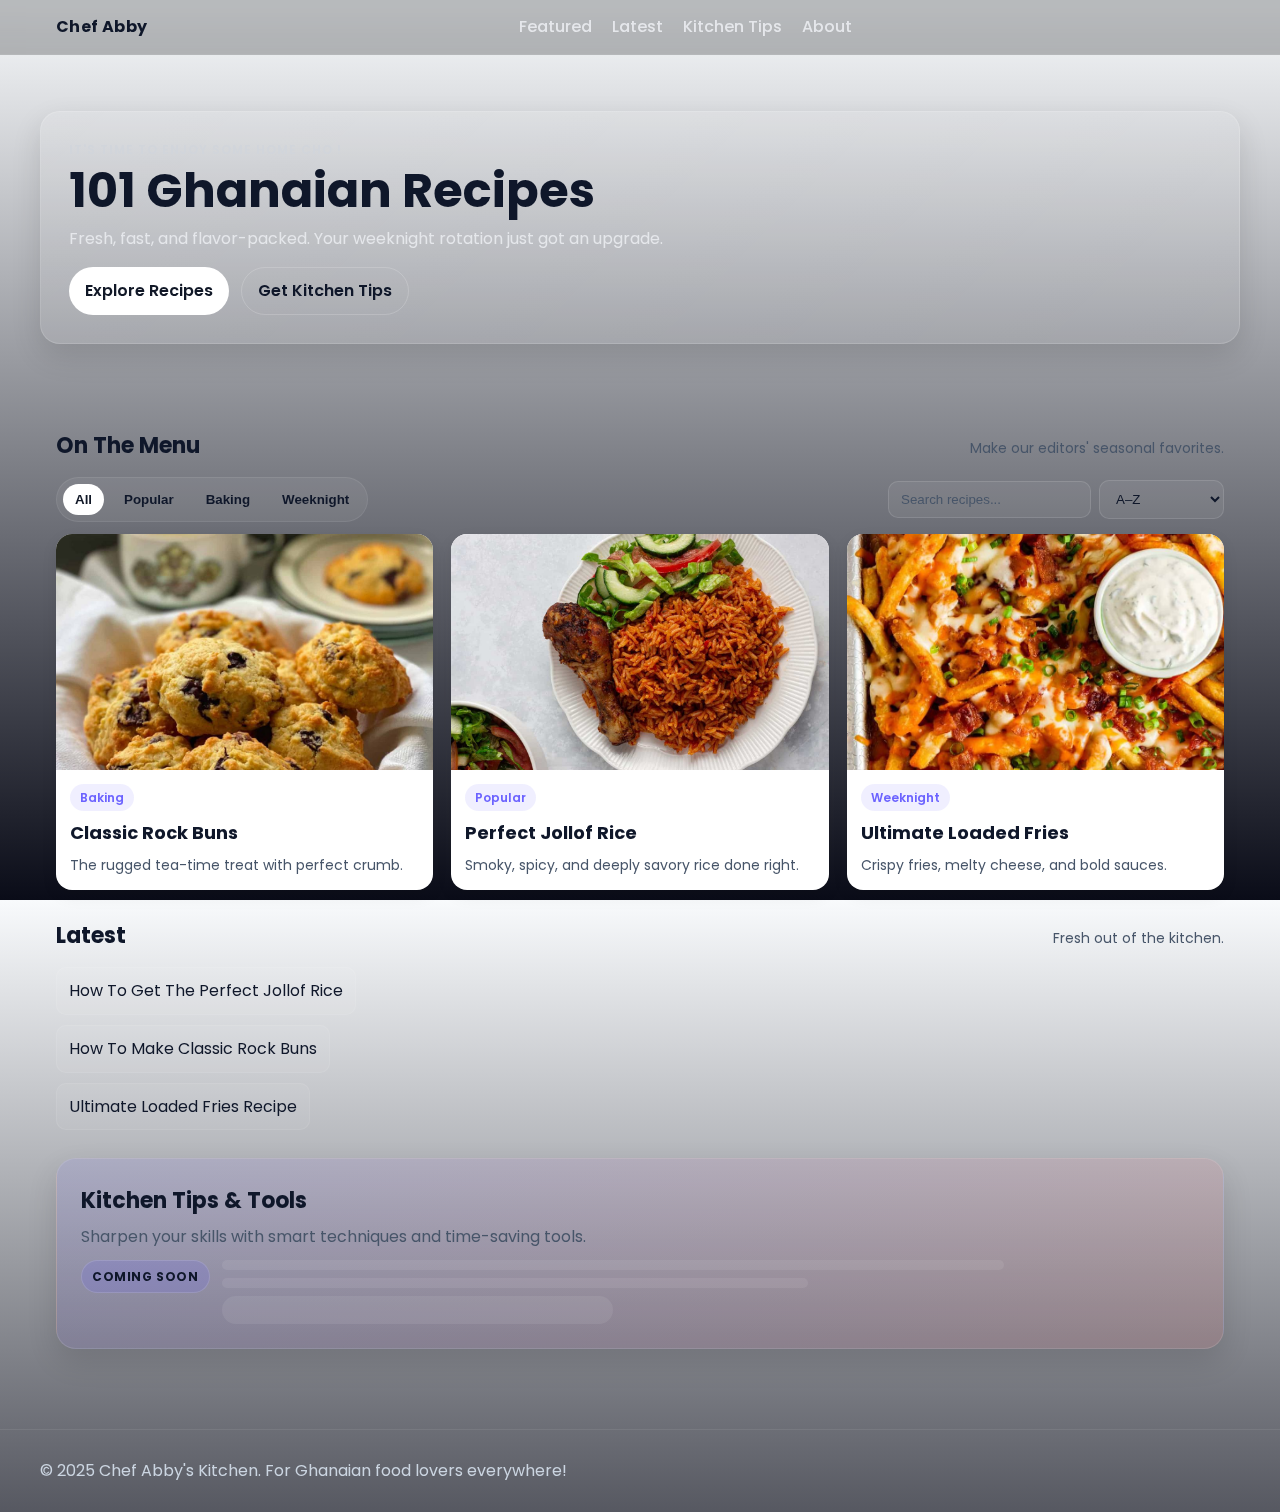
<file: index.html>
<!DOCTYPE html>
<html lang="en" data-theme="dark">
<head>
    <meta charset="UTF-8">
    <meta name="viewport" content="width=device-width, initial-scale=1.0">
    <title>Chef Abby's Kitchen</title>
    <!-- Professional: performance-friendly Google Fonts preconnects -->
    <link rel="preconnect" href="https://fonts.googleapis.com">
    <link rel="preconnect" href="https://fonts.gstatic.com" crossorigin>
    <link href="https://fonts.googleapis.com/css2?family=Poppins:wght@300;400;500;600;700&family=Urbanist:wght@300;400;600;700&display=swap" rel="stylesheet">
    <!-- Core styles for the magazine-inspired UI -->
    <link rel="stylesheet" href="styles.css">
    <!-- Lightweight UX enhancements (mobile nav, sticky header) -->
    <script defer src="main.js"></script>
</head>
<body>
    <!--
      Site chrome inspired by editorial food sites like Delish:
      - Sticky navigation with a minimal brand wordmark
      - Hero banner to spotlight seasonal collections
      - Responsive recipe cards w/ image covers and clear CTAs
    -->
    <header class="site-header" id="siteHeader">
      <nav class="nav">
        <a class="brand" href="./">Chef Abby</a>

        <!-- Desktop navigation: uses flexbox for layout control -->
        <ul class="nav-links" id="navLinks">
          <li><a href="#featured">Featured</a></li>
          <li><a href="#latest">Latest</a></li>
          <li><a href="#tips">Kitchen Tips</a></li>
          <li><a href="#about">About</a></li>
        </ul>

        <div class="nav-actions">
          <button class="hamburger" id="hamburger" aria-label="Toggle menu" aria-expanded="false">☰</button>
        </div>
      </nav>
    </header>

    <!-- Hero banner: simple gradient background to keep assets light -->
    <section class="hero">
      <div class="hero-inner">
        <p class="eyebrow">It's Time To Enjoy Some Home Cho !</p>
        <h1 class="hero-title">101 Ghanaian Recipes</h1>
        <p class="hero-subtitle">Fresh, fast, and flavor-packed. Your weeknight rotation just got an upgrade.</p>
        <div class="hero-ctas">
          <a class="cta primary" href="#featured">Explore Recipes</a>
          <a class="cta secondary" href="#tips">Get Kitchen Tips</a>
        </div>
      </div>
    </section>

    <main class="page">
      <!-- Featured grid: image-forward recipe cards reminiscent of editorial tiles -->
      <section class="section" id="featured">
        <header class="section-header">
          <h2>On The Menu</h2>
          <p class="section-subtitle">Make our editors' seasonal favorites.</p>
        </header>

        <!--
          Controls: tabs (category), search and sorting
          - Data attributes on cards power client-only filtering/sorting
        -->
        <div class="controls" aria-label="Recipe controls">
          <div class="tabs" role="tablist" aria-label="Categories">
            <button class="tab is-active" role="tab" aria-selected="true" data-category="all">All</button>
            <button class="tab" role="tab" aria-selected="false" data-category="popular">Popular</button>
            <button class="tab" role="tab" aria-selected="false" data-category="baking">Baking</button>
            <button class="tab" role="tab" aria-selected="false" data-category="weeknight">Weeknight</button>
          </div>
          <div class="input-row">
            <input class="search-input" id="recipeSearch" type="search" placeholder="Search recipes..." aria-label="Search recipes" />
            <select class="sort-select" id="recipeSort" aria-label="Sort recipes">
              <option value="az">A–Z</option>
              <option value="za">Z–A</option>
              <option value="new">Newest</option>
              <option value="old">Oldest</option>
              <option value="pop">Most Popular</option>
            </select>
          </div>
        </div>

        <div class="card-grid" id="recipeGrid">
          <!-- Card 1: Jollof -->
          <a class="card" href="recipes/Jollof.html" data-title="Perfect Jollof Rice" data-category="popular" data-date="2024-06-15" data-popularity="98">
            <figure class="card-media">
              <img src="recipes/Jollof.jpg" alt="Perfect Jollof Rice" loading="lazy">
            </figure>
            <div class="card-body">
              <span class="chip">Popular</span>
              <h3 class="card-title">Perfect Jollof Rice</h3>
              <p class="card-meta">Smoky, spicy, and deeply savory rice done right.</p>
            </div>
          </a>

          <!-- Card 2: Rock Buns -->
          <a class="card" href="recipes/rockbuns.html" data-title="Classic Rock Buns" data-category="baking" data-date="2024-07-05" data-popularity="76">
            <figure class="card-media">
              <img src="recipes/Rockbuns.jpg" alt="Classic Rock Buns" loading="lazy">
            </figure>
            <div class="card-body">
              <span class="chip">Baking</span>
              <h3 class="card-title">Classic Rock Buns</h3>
              <p class="card-meta">The rugged tea-time treat with perfect crumb.</p>
            </div>
          </a>

          <!-- Card 3: Loaded Fries -->
          <a class="card" href="recipes/loadedfries.html" data-title="Ultimate Loaded Fries" data-category="weeknight" data-date="2024-07-28" data-popularity="88">
            <figure class="card-media">
              <img src="recipes/LoadedFries.jpg" alt="Ultimate Loaded Fries" loading="lazy">
            </figure>
            <div class="card-body">
              <span class="chip">Weeknight</span>
              <h3 class="card-title">Ultimate Loaded Fries</h3>
              <p class="card-meta">Crispy fries, melty cheese, and bold sauces.</p>
            </div>
          </a>
        </div>

        <!-- Empty state: appears when filters remove all matches -->
        <div class="empty-state" id="emptyState" hidden>
          <p>No recipes match your filters. Try clearing the search or choosing a different category.</p>
        </div>
      </section>

      <!-- Latest section: simple text list to demonstrate layout variety -->
      <section class="section" id="latest">
        <header class="section-header">
          <h2>Latest</h2>
          <p class="section-subtitle">Fresh out of the kitchen.</p>
        </header>
        <ul class="list">
          <li><a href="recipes/Jollof.html">How To Get The Perfect Jollof Rice</a></li>
          <li><a href="recipes/rockbuns.html">How To Make Classic Rock Buns</a></li>
          <li><a href="recipes/loadedfries.html">Ultimate Loaded Fries Recipe</a></li>
        </ul>
      </section>

      <!-- Kitchen Tips CTA: mirrors editorial promos with strong accent button -->
      <section class="promo" id="tips">
        <div class="promo-inner">
          <h3>Kitchen Tips & Tools</h3>
          <p>Sharpen your skills with smart techniques and time-saving tools.</p>
          <div class="coming-wrap">
            <span class="badge-coming" aria-label="Coming soon">Coming soon</span>
            <div class="skeleton-group" aria-hidden="true">
              <div class="skeleton skeleton-line w-80"></div>
              <div class="skeleton skeleton-line w-60"></div>
              <div class="skeleton skeleton-pill w-40"></div>
            </div>
          </div>
        </div>
      </section>
    </main>

    <footer class="site-footer" id="about">
      <div class="footer-inner">
        <p>&copy; 2025 Chef Abby's Kitchen. For Ghanaian food lovers everywhere!</p>
      </div>
    </footer>
  </body>
</html>
</file>
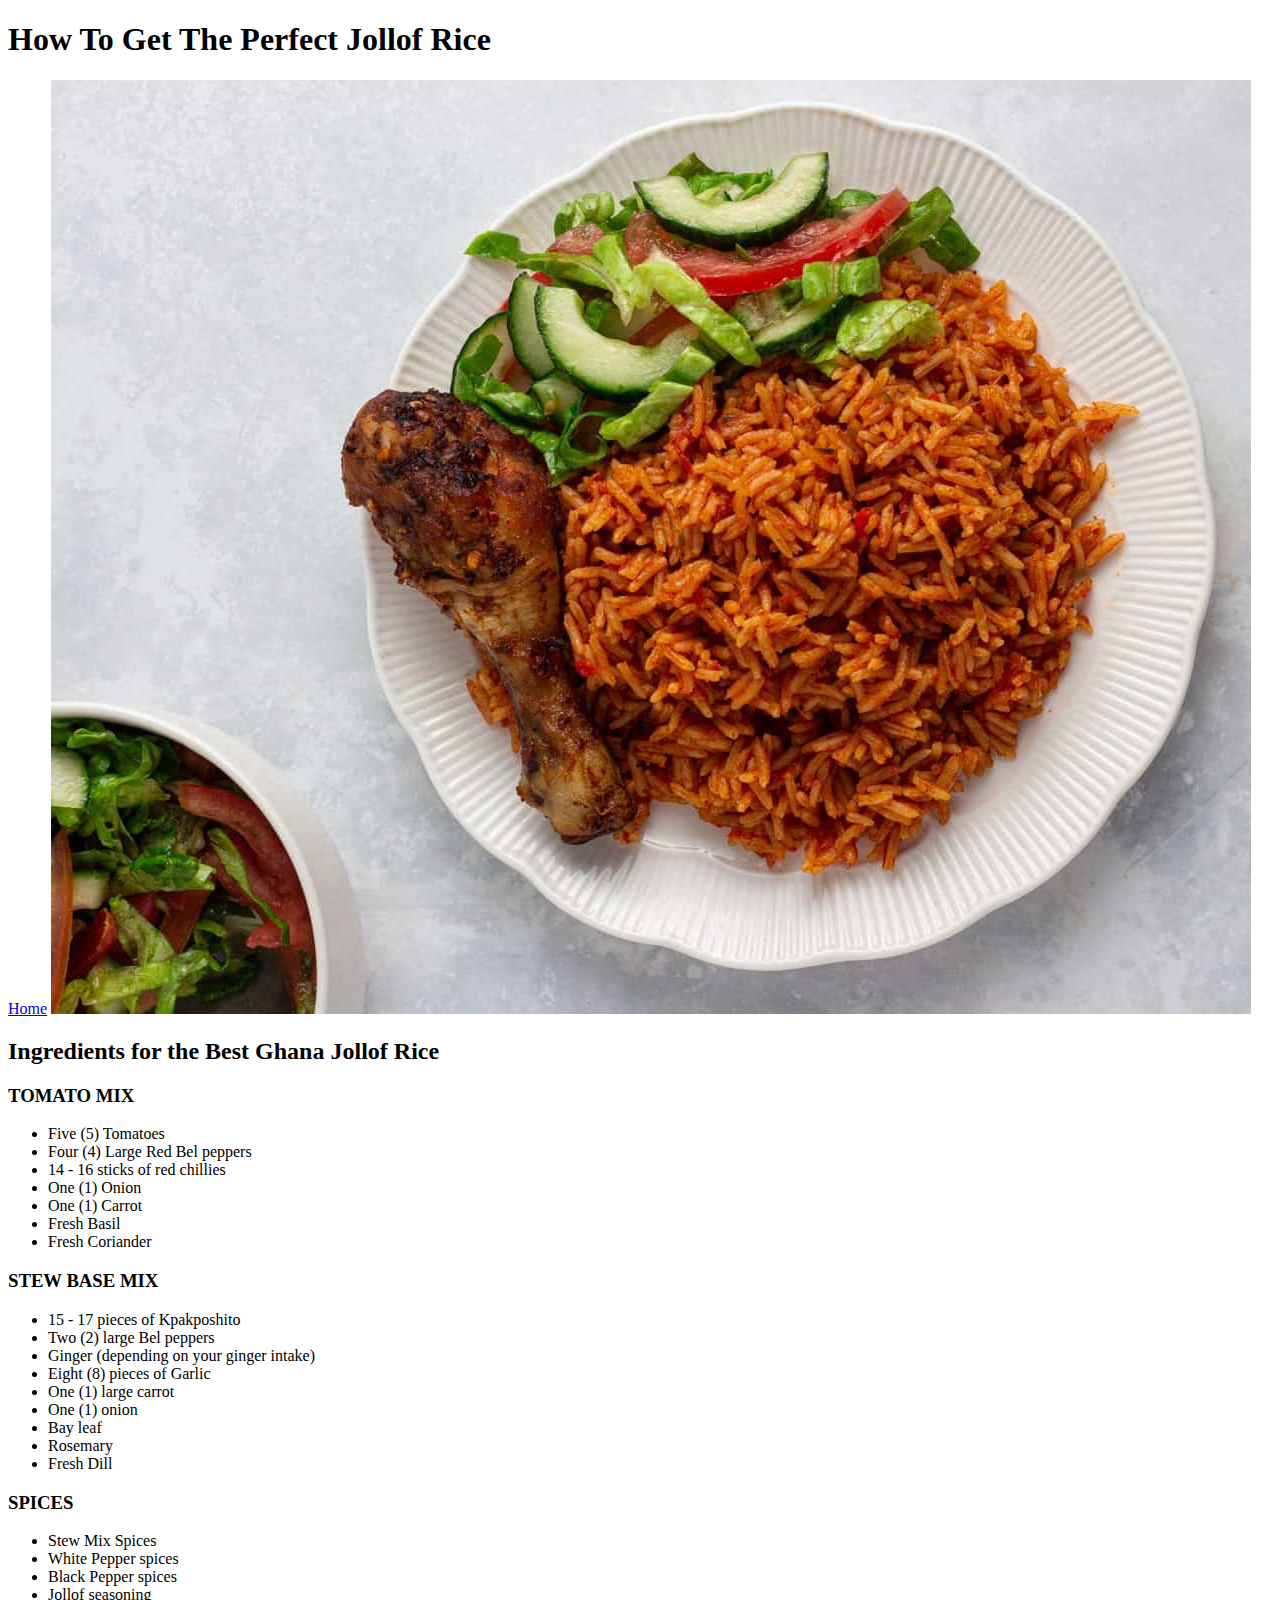
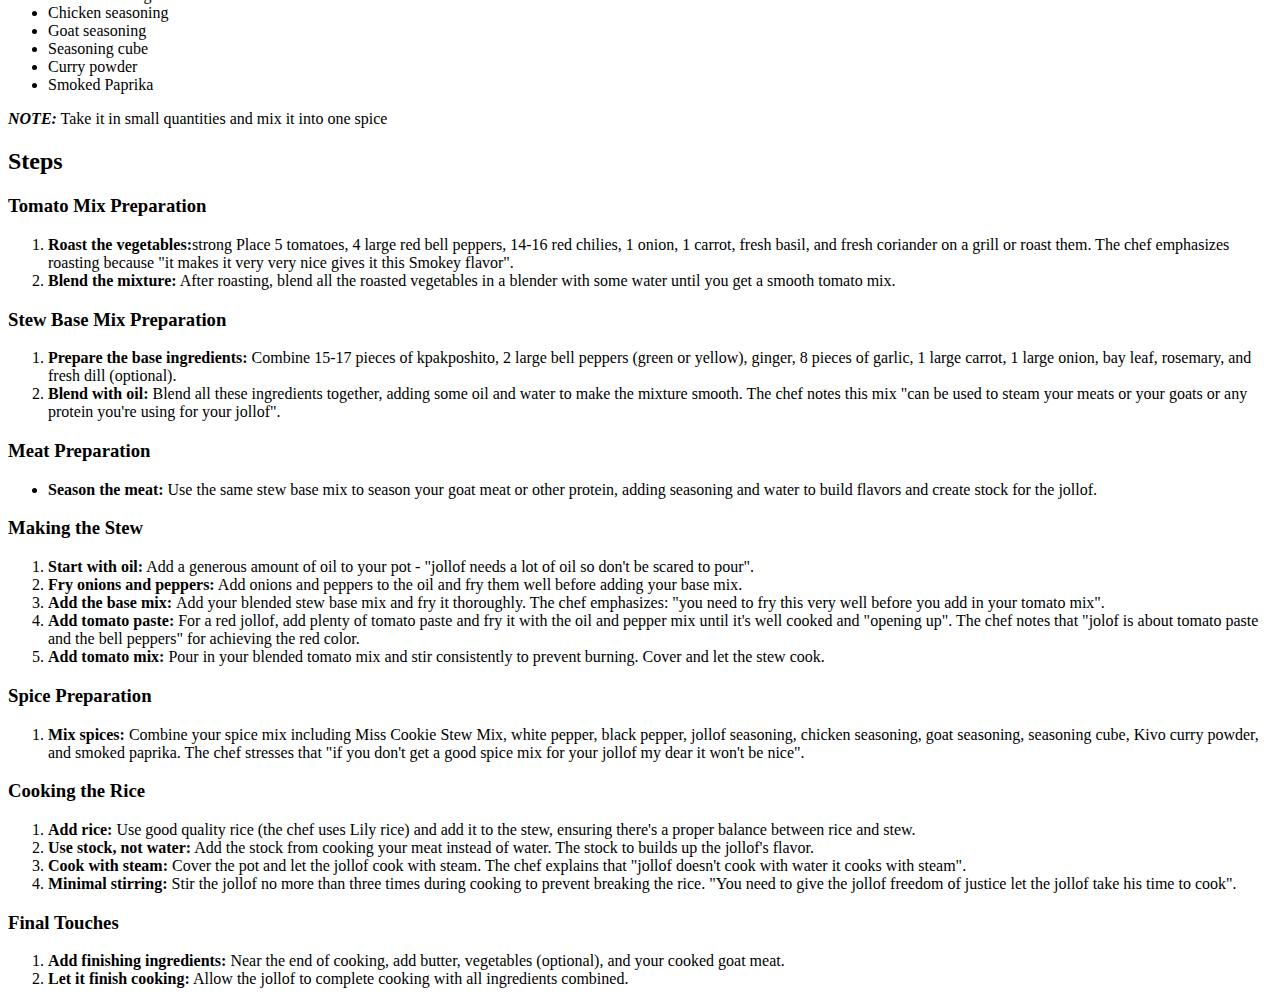
<file: recipes/Jollof.html>
<!DOCTYPE html>
<html lang="en">
<head>
    <meta charset="UTF-8">
    <meta name="viewport" content="width=device-width, initial-scale=1.0">
    <title>Authentic Ghana Jollof Recipe</title>
</head>
<body>
    <h1>How To Get The Perfect Jollof Rice</h1>
    <a href="..index.html">Home</a>
    <img src="Jollof.jpg">
    <h2>Ingredients for the Best Ghana Jollof Rice </h2>
    <h3>TOMATO MIX</h3>
    <ul>
        <li>Five (5) Tomatoes</li>
        <li>Four (4) Large Red Bel peppers</li>
        <li>14 - 16 sticks of red chillies</li>
        <li>One (1) Onion</li>
        <li>One (1) Carrot</li>
        <li>Fresh Basil</li>
        <li>Fresh Coriander</li>
    </ul>
    <h3>STEW BASE MIX</h3>
    <ul>
        <li>15 - 17 pieces of Kpakposhito</li>
        <li>Two (2) large Bel peppers</li>
        <li>Ginger (depending on your ginger intake)</li>
        <li>Eight (8) pieces of Garlic</li>
        <li>One (1) large carrot</li>
        <li>One (1) onion</li>
        <li>Bay leaf</li>
        <li>Rosemary</li>
        <li>Fresh Dill</li>
    </ul>
    <h3>SPICES</h3>
    <ul>
        <li>Stew Mix Spices</li>
        <li>White Pepper spices</li>
        <li>Black Pepper spices</li>
        <li>Jollof seasoning</li>
        <li>Chicken seasoning</li>
        <li>Goat seasoning</li>
        <li>Seasoning cube</li>
        <li>Curry powder</li>
        <li>Smoked Paprika</li>
    </ul>
    <p><strong><em>NOTE:</em></strong> Take it in small quantities and mix it into one spice</p>
    <h2>Steps</h2>
    
        <h3>Tomato Mix Preparation</h3>
        <ol>
<li><strong>Roast the vegetables:</strong>strong Place 5 tomatoes, 4 large red bell peppers, 14-16 red chilies, 1 onion, 1 carrot, fresh basil, and fresh coriander on a grill or roast them. The chef emphasizes roasting because "it makes it very very nice gives it this Smokey flavor".</li>

<li><strong>Blend the mixture:</strong> After roasting, blend all the roasted vegetables in a blender with some water until you get a smooth tomato mix.</li>
</ol>
<h3>Stew Base Mix Preparation</h3>
<ol>
<li><strong>Prepare the base ingredients:</strong> Combine 15-17 pieces of kpakposhito, 2 large bell peppers (green or yellow), ginger, 8 pieces of garlic, 1 large carrot, 1 large onion, bay leaf, rosemary, and fresh dill (optional).</li>

<li><strong>Blend with oil:</strong> Blend all these ingredients together, adding some oil and water to make the mixture smooth. The chef notes this mix "can be used to steam your meats or your goats or any protein you're using for your jollof".</li>
</ol>
<h3>Meat Preparation</h3>
<ul>
<li><strong>Season the meat:</strong> Use the same stew base mix to season your goat meat or other protein, adding seasoning and water to build flavors and create stock for the jollof.</li>
</ul>
<h3>Making the Stew</h3>
<ol>
<li><strong>Start with oil:</strong> Add a generous amount of oil to your pot - "jollof needs a lot of oil so don't be scared to pour".</li>

<li><strong>Fry onions and peppers:</strong> Add onions and peppers to the oil and fry them well before adding your base mix.</li>

<li><strong>Add the base mix: </strong>Add your blended stew base mix and fry it thoroughly. The chef emphasizes: "you need to fry this very well before you add in your tomato mix".</li>

<li><strong>Add tomato paste:</strong> For a red jollof, add plenty of tomato paste and fry it with the oil and pepper mix until it's well cooked and "opening up". The chef notes that "jolof is about tomato paste and the bell peppers" for achieving the red color.</li>

<li><strong>Add tomato mix:</strong> Pour in your blended tomato mix and stir consistently to prevent burning. Cover and let the stew cook.</li>
</ol>
<h3>Spice Preparation</h3>
<ol>
<li><strong>Mix spices:</strong> Combine your spice mix including Miss Cookie Stew Mix, white pepper, black pepper, jollof seasoning, chicken seasoning, goat seasoning, seasoning cube, Kivo curry powder, and smoked paprika. The chef stresses that "if you don't get a good spice mix for your jollof my dear it won't be nice".</li>
</ol>
<h3>Cooking the Rice</h3>
<ol>
<li><strong>Add rice:</strong> Use good quality rice (the chef uses Lily rice) and add it to the stew, ensuring there's a proper balance between rice and stew.</li>

<li><strong>Use stock, not water:</strong> Add the stock from cooking your meat instead of water. The stock to builds up the jollof's flavor.</li>

<li><strong>Cook with steam:</strong> Cover the pot and let the jollof cook with steam. The chef explains that "jollof doesn't cook with water it cooks with steam".</li>

<li><strong>Minimal stirring:</strong> Stir the jollof no more than three times during cooking to prevent breaking the rice. "You need to give the jollof freedom of justice let the jollof take his time to cook".</li>
</ol>
<h3>Final Touches</h3>
<ol>
<li><strong>Add finishing ingredients:</strong> Near the end of cooking, add butter, vegetables (optional), and your cooked goat meat.</li>

<li><strong>Let it finish cooking:</strong> Allow the jollof to complete cooking with all ingredients combined.</li>
</ol>
</body>
</html>
</file>
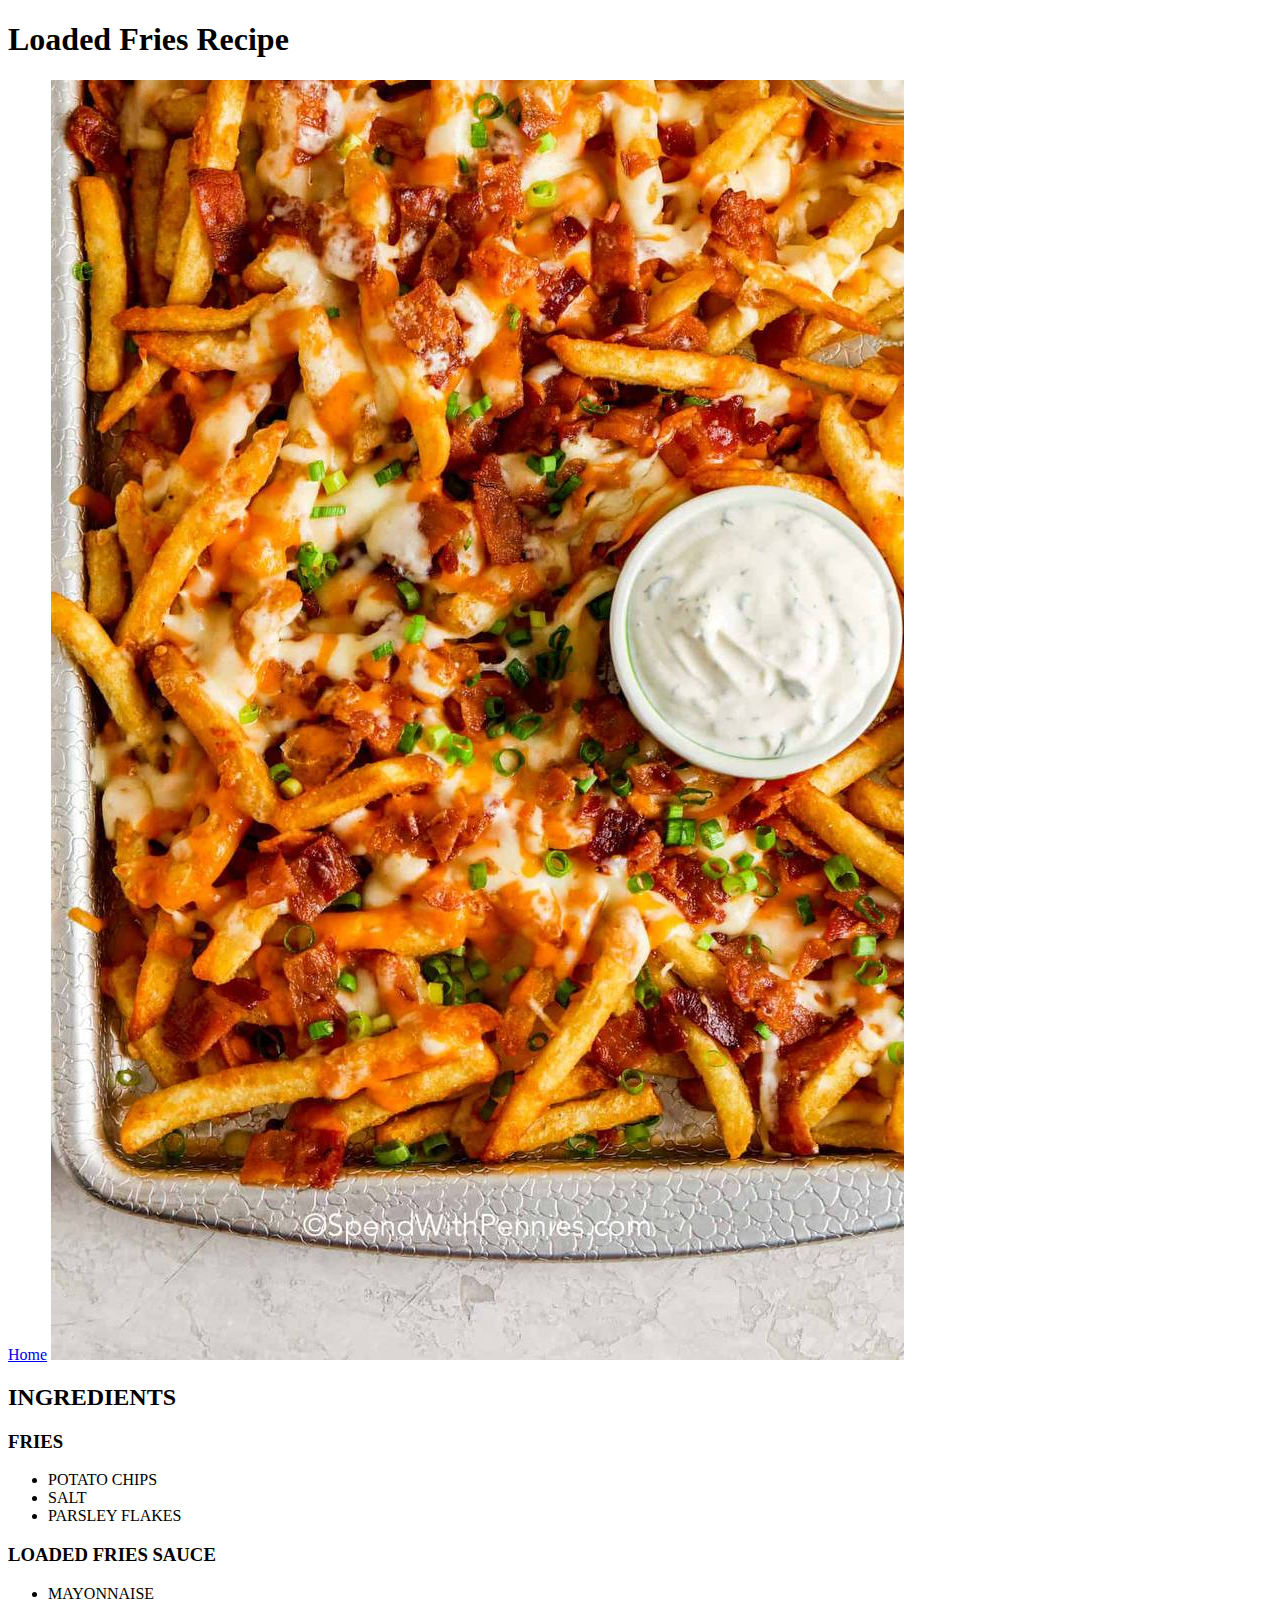
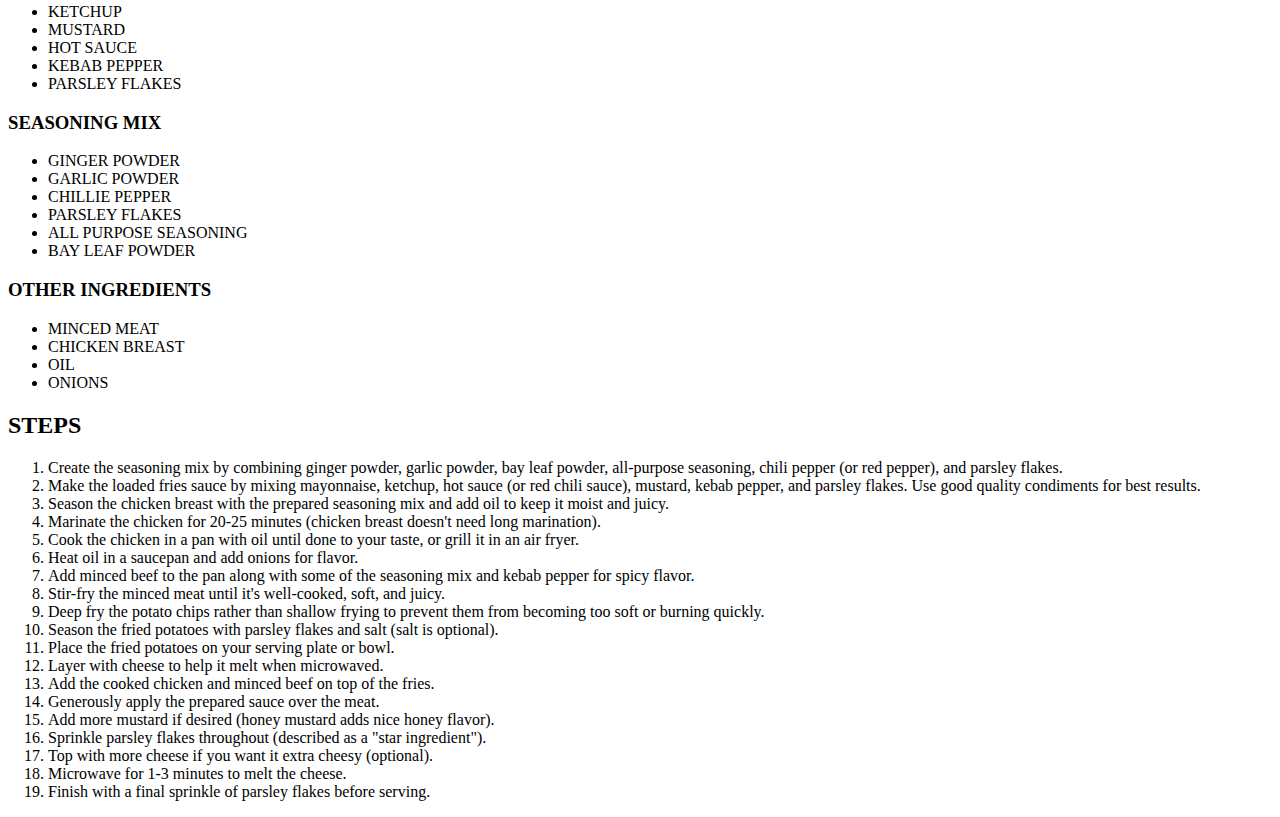
<file: recipes/loadedfries.html>
<!DOCTYPE html>
<html lang="en">
<head>
    <meta charset="UTF-8">
    <meta name="viewport" content="width=device-width, initial-scale=1.0">
    <title>Recipe for Loaded Fries</title>
</head>
<body>
    <h1>Loaded Fries Recipe</h1>
    <a href="../index.html">Home</a>
    <img src="LoadedFries.jpg">

    <h2>INGREDIENTS</h2>
    <h3>FRIES</h3>
    <ul>
        <li>POTATO CHIPS</li>
        <li>SALT</li> 
        <li>PARSLEY FLAKES</li> 
    </ul>
    <h3>LOADED FRIES SAUCE</h3>
    <ul>
        <li>MAYONNAISE</li> 
        <li>KETCHUP</li>
        <li>MUSTARD</li>
        <li>HOT SAUCE</li>
        <li>KEBAB PEPPER</li>
        <li>PARSLEY FLAKES</li>
    </ul>
    <h3>SEASONING MIX</h3>
    <ul>
        <li>GINGER POWDER</li>
        <li>GARLIC POWDER</li>
        <li>CHILLIE PEPPER</li>
        <li>PARSLEY FLAKES</li>
        <li>ALL PURPOSE SEASONING</li>
        <li>BAY LEAF POWDER</li>
    </ul>
    <h3>OTHER INGREDIENTS</h3>
    <ul>
        <li>MINCED MEAT</li>
        <li>CHICKEN BREAST</li>
        <li>OIL</li>
        <li>ONIONS</li>
    </ul>

    <h2>STEPS</h2>
    <ol>
        <li>Create the seasoning mix by combining ginger powder, garlic powder, bay leaf powder, all-purpose seasoning, chili pepper (or red pepper), and parsley flakes.</li>
        <li>Make the loaded fries sauce by mixing mayonnaise, ketchup, hot sauce (or red chili sauce), mustard, kebab pepper, and parsley flakes. Use good quality condiments for best results.</li>
        <li>Season the chicken breast with the prepared seasoning mix and add oil to keep it moist and juicy.</li>
        <li>Marinate the chicken for 20-25 minutes (chicken breast doesn't need long marination).</li>
        <li>Cook the chicken in a pan with oil until done to your taste, or grill it in an air fryer.</li>
        <li>Heat oil in a saucepan and add onions for flavor.</li>
        <li>Add minced beef to the pan along with some of the seasoning mix and kebab pepper for spicy flavor.</li>
        <li>Stir-fry the minced meat until it's well-cooked, soft, and juicy.</li>
        <li>Deep fry the potato chips rather than shallow frying to prevent them from becoming too soft or burning quickly.</li>
        <li>Season the fried potatoes with parsley flakes and salt (salt is optional).</li>
        <li>Place the fried potatoes on your serving plate or bowl.</li>
        <li>Layer with cheese to help it melt when microwaved.</li>
        <li>Add the cooked chicken and minced beef on top of the fries.</li>
        <li>Generously apply the prepared sauce over the meat.</li>
        <li>Add more mustard if desired (honey mustard adds nice honey flavor).</li>
        <li>Sprinkle parsley flakes throughout (described as a "star ingredient").</li>
        <li>Top with more cheese if you want it extra cheesy (optional).</li>
        <li>Microwave for 1-3 minutes to melt the cheese.</li>
        <li>Finish with a final sprinkle of parsley flakes before serving.</li>
    </ol>

    
</body>
</html>
</file>
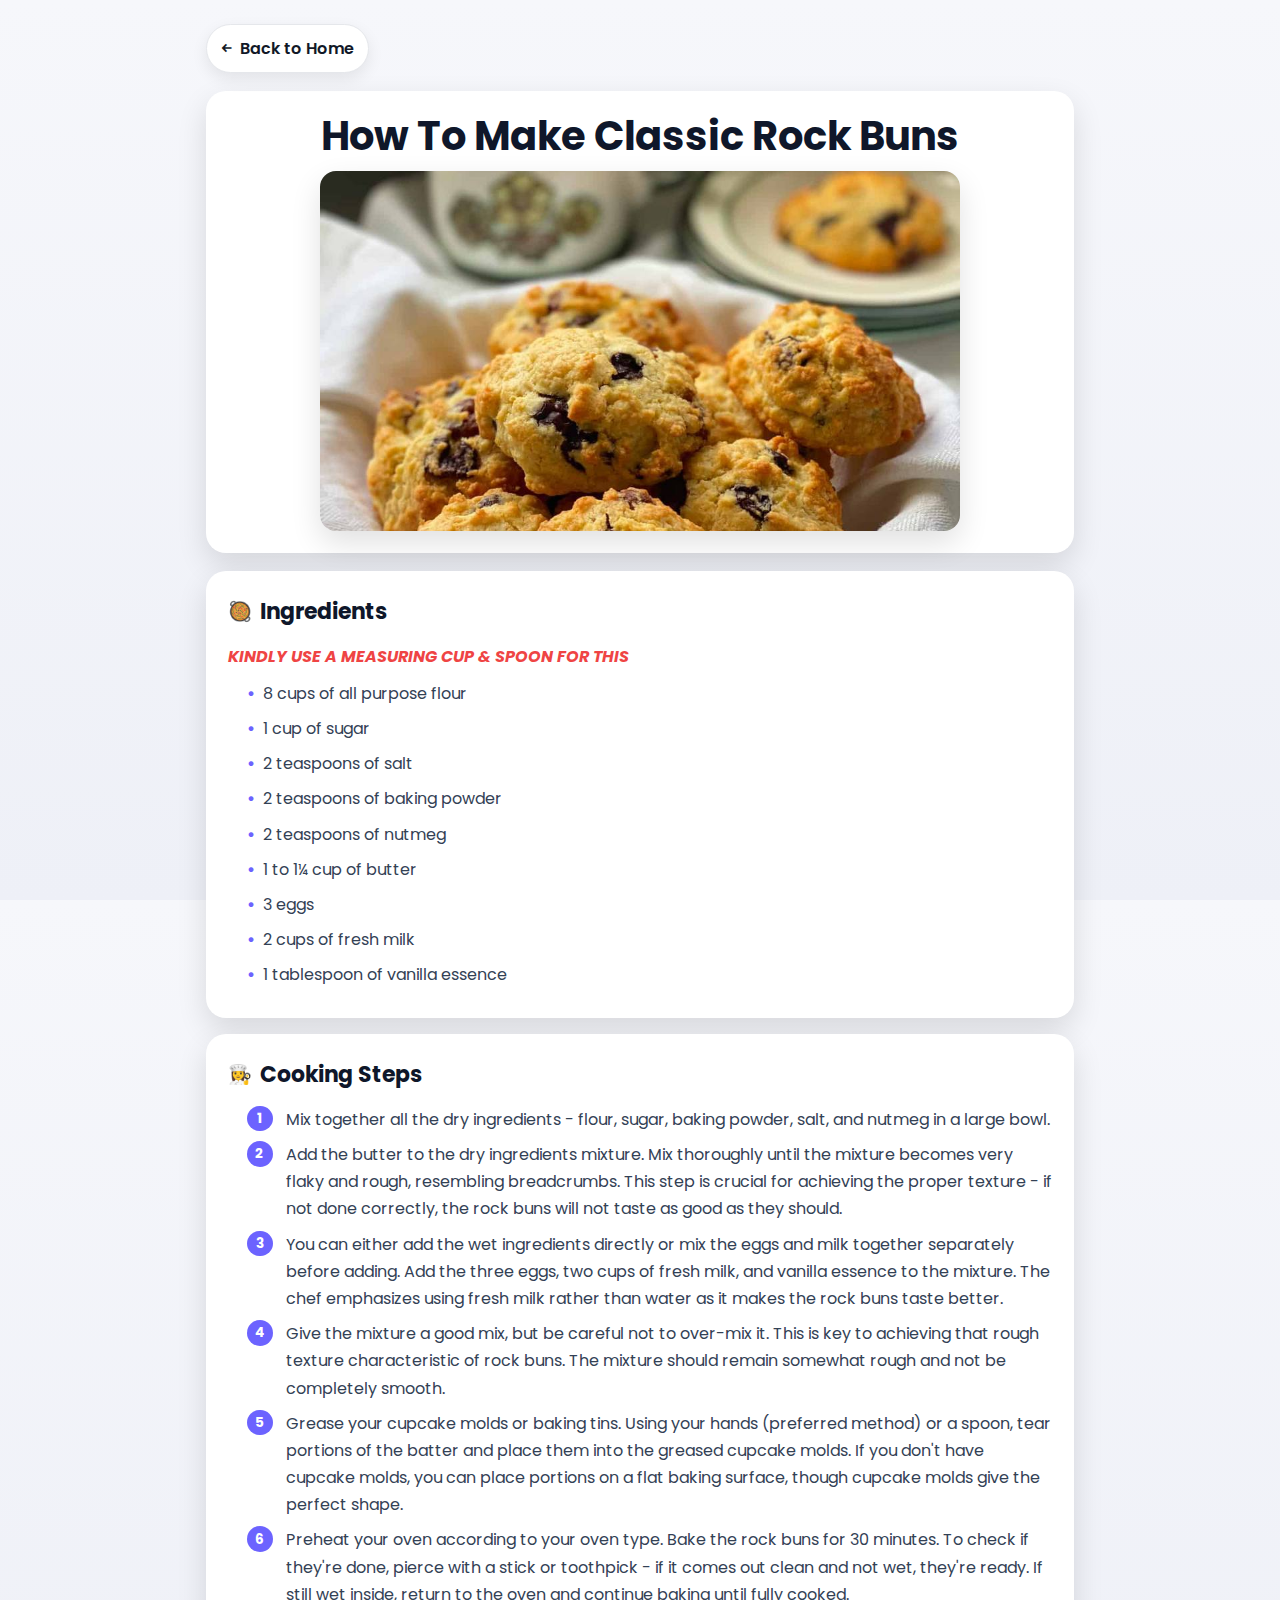
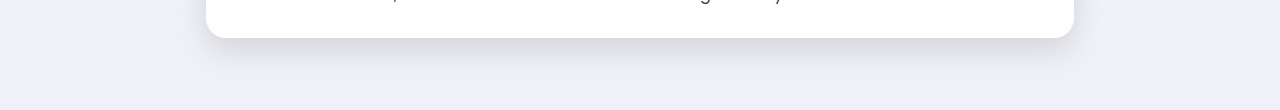
<file: recipes/rockbuns.html>
<!DOCTYPE html>
<html lang="en">
<head>
    <meta charset="UTF-8">
    <meta name="viewport" content="width=device-width, initial-scale=1.0">
    <title>Classic Rock Buns Recipe - Chef Abby</title>
    <!-- Editorial fonts for a polished look -->
    <link rel="preconnect" href="https://fonts.googleapis.com">
    <link rel="preconnect" href="https://fonts.gstatic.com" crossorigin>
    <link href="https://fonts.googleapis.com/css2?family=Poppins:wght@300;400;600;700&family=Urbanist:wght@300;400;600;700&display=swap" rel="stylesheet">
    <link rel="stylesheet" href="recipe-styles.css">
    <script defer src="../main.js"></script>
</head>
<body>
    <div class="container">
        <a href="../index.html" class="nav-home">Back to Home</a>
        
        
        <header class="recipe-header">
            <h1>How To Make Classic Rock Buns</h1>
            <img src="Rockbuns.jpg" alt="Delicious Rock Buns" class="recipe-image">
        </header>

        <section class="content-section ingredients">
            <h2>Ingredients</h2>
            <p><strong><em>KINDLY USE A MEASURING CUP & SPOON FOR THIS</em></strong></p>
            <ul>
                <li>8 cups of all purpose flour</li> 
                <li>1 cup of sugar</li> 
                <li>2 teaspoons of salt</li>
                <li>2 teaspoons of baking powder</li> 
                <li>2 teaspoons of nutmeg</li> 
                <li>1 to 1¼ cup of butter</li> 
                <li>3 eggs</li>
                <li>2 cups of fresh milk</li> 
                <li>1 tablespoon of vanilla essence</li>
            </ul>
        </section>

        <section class="content-section steps">
            <h2>Cooking Steps</h2>
            <ol>
                <li>Mix together all the dry ingredients - flour, sugar, baking powder, salt, and nutmeg in a large bowl.</li>
                <li>Add the butter to the dry ingredients mixture. Mix thoroughly until the mixture becomes very flaky and rough, resembling breadcrumbs. This step is crucial for achieving the proper texture - if not done correctly, the rock buns will not taste as good as they should.</li>
                <li>You can either add the wet ingredients directly or mix the eggs and milk together separately before adding. Add the three eggs, two cups of fresh milk, and vanilla essence to the mixture. The chef emphasizes using fresh milk rather than water as it makes the rock buns taste better.</li>
                <li>Give the mixture a good mix, but be careful not to over-mix it. This is key to achieving that rough texture characteristic of rock buns. The mixture should remain somewhat rough and not be completely smooth.</li>
                <li>Grease your cupcake molds or baking tins. Using your hands (preferred method) or a spoon, tear portions of the batter and place them into the greased cupcake molds. If you don't have cupcake molds, you can place portions on a flat baking surface, though cupcake molds give the perfect shape.</li>
                <li>Preheat your oven according to your oven type. Bake the rock buns for 30 minutes. To check if they're done, pierce with a stick or toothpick - if it comes out clean and not wet, they're ready. If still wet inside, return to the oven and continue baking until fully cooked.</li>
            </ol>
        </section>
    </div>
</body>
</html>
</file>
<file: styles.css>
/* ============================================================
   Global Stylesheet — Magazine-inspired Food Site
   Author: Chef Abby (engineered with care by a rising CS senior)
   Rationale: modern editorial layout, strong typography, accessible contrast
   ============================================================ */

/* 1) CSS Reset + sensible defaults */
* {
    margin: 0;
    padding: 0;
    box-sizing: border-box;
}

:root {
  /* Design tokens for quick theming */
  --bg: #0f1222;
  --bg-soft: #151935;
  --card: #ffffff;
  --text: #e5e7eb;   /* high-contrast light text for dark default */
  --muted: #cbd5e1;  /* muted tone for dark default */
  --brand: #6c63ff; /* friendly violet */
  --brand-2: #ff6b6b; /* coral accent */
  --radius-xl: 20px;
  --radius-lg: 16px;
  --radius-md: 12px;
  --shadow-sm: 0 6px 16px rgba(0,0,0,0.08);
  --shadow-md: 0 12px 30px rgba(0,0,0,0.12);
  --shadow-lg: 0 24px 50px rgba(0,0,0,0.18);
}

/* Light theme tokens (opt-in via data-theme) */
html[data-theme="light"] {
  --bg: #f8fafc;
  --bg-soft: #ffffff;
  --card: #ffffff;
  --text: #0f172a;
  --muted: #475569;
}

html, body {
  height: 100%;
}

body {
  font-family: 'Poppins', 'Urbanist', system-ui, -apple-system, Segoe UI, Roboto, Ubuntu, 'Helvetica Neue', Arial, sans-serif;
  line-height: 1.6;
  color: var(--text);
  background: linear-gradient(180deg, var(--bg) 0%, #0a0c18 100%);
}

/* 2) Sticky site header */
.site-header {
  position: sticky;
    top: 0;
  z-index: 1000;
  background: rgba(0,0,0,0.25);
  backdrop-filter: saturate(140%) blur(10px);
  border-bottom: 1px solid rgba(255,255,255,0.06);
}

.nav {
  max-width: 1200px;
  margin: 0 auto;
  padding: 14px 16px;
  display: flex;
  align-items: center;
  justify-content: space-between;
  gap: 12px;
}

.brand {
  color: var(--text);
  font-weight: 700;
  letter-spacing: 0.4px;
  text-decoration: none;
}

.nav-links {
  display: flex;
    align-items: center;
  gap: 20px;
  list-style: none;
}

.nav-links a { color: #e5e7eb; text-decoration: none; font-weight: 500; }
.nav-links a:hover { color: #fff; }

.nav-actions { display: flex; align-items: center; gap: 10px; }
.search-btn { background: transparent; border: 1px solid rgba(255,255,255,0.18); color: #fff; padding: 6px 10px; border-radius: 999px; cursor: pointer; }
.subscribe-btn { background: var(--brand); border: none; color: #fff; padding: 8px 14px; border-radius: 999px; font-weight: 600; cursor: pointer; }
.hamburger { display: none; background: transparent; border: none; color: #fff; font-size: 20px; cursor: pointer; }

/* 3) Hero banner */
.hero {
  position: relative;
  padding: 56px 16px 28px;
}

.hero-inner {
  max-width: 1200px;
  margin: 0 auto;
  background: linear-gradient(135deg, rgba(255,255,255,0.1), rgba(255,255,255,0.06));
  border: 1px solid rgba(255,255,255,0.14);
  border-radius: var(--radius-xl);
  padding: 28px;
  color: var(--text);
  box-shadow: var(--shadow-md);
}

.eyebrow { color: #d1d5db; font-weight: 600; text-transform: uppercase; font-size: 12px; letter-spacing: 1px; }
.hero-title { font-size: clamp(28px, 4vw, 48px); line-height: 1.1; margin-top: 6px; font-weight: 700; }
.hero-subtitle { margin-top: 8px; color: #e5e7eb; max-width: 60ch; }

.hero-ctas { display: flex; gap: 12px; margin-top: 16px; }
.cta { display: inline-flex; align-items: center; gap: 8px; text-decoration: none; font-weight: 600; border-radius: 999px; padding: 10px 16px; }
.cta.primary { background: var(--card); color: #111827; }
.cta.secondary { background: transparent; color: var(--text); border: 1px solid rgba(255,255,255,0.18); }
.cta:hover { transform: translateY(-1px); box-shadow: var(--shadow-sm); }

/* 4) Sections */
.page { max-width: 1200px; margin: 0 auto; padding: 28px 16px 56px; }
.section { margin-top: 28px; }
.section-header { display: flex; align-items: baseline; justify-content: space-between; margin-bottom: 14px; }
.section-header h2 { color: var(--text); font-size: 22px; }
.section-subtitle { color: var(--muted); font-size: 14px; }

/* Controls: tabs, search, sort */
.controls { display: flex; flex-wrap: wrap; gap: 12px; align-items: center; justify-content: space-between; margin-bottom: 12px; }
.tabs { display: flex; gap: 8px; background: rgba(255,255,255,0.06); border: 1px solid rgba(255,255,255,0.08); padding: 6px; border-radius: 999px; }
.tab { background: transparent; border: none; color: var(--text); padding: 8px 12px; border-radius: 999px; cursor: pointer; font-weight: 600; }
.tab.is-active { background: var(--card); color: #111827; }
.input-row { display: flex; gap: 8px; align-items: center; }
.search-input, .sort-select { background: rgba(255,255,255,0.06); border: 1px solid rgba(255,255,255,0.12); color: var(--text); padding: 10px 12px; border-radius: 10px; }
.search-input::placeholder { color: var(--muted); }
.empty-state { color: var(--muted); background: rgba(255,255,255,0.04); border: 1px solid rgba(255,255,255,0.08); padding: 16px; border-radius: 12px; margin-top: 10px; }

/* 5) Recipe card grid (flex for graceful wrapping) */
.card-grid {
  display: flex;
  flex-wrap: wrap;
  gap: 18px;
}

.card {
  background: var(--card);
  border-radius: var(--radius-lg);
  overflow: hidden;
  width: calc(33.333% - 12px);
  min-width: 260px;
  display: flex;
  flex-direction: column;
  text-decoration: none;
  color: inherit;
  box-shadow: var(--shadow-sm);
  transition: transform .2s ease, box-shadow .2s ease;
}

.card:hover { transform: translateY(-4px); box-shadow: var(--shadow-md); }

.card-media { aspect-ratio: 16/10; overflow: hidden; background: #f3f4f6; }
.card-media img { width: 100%; height: 100%; object-fit: cover; display: block; transition: transform .35s ease; }
.card:hover .card-media img { transform: scale(1.05); }

.card-body { padding: 14px; }
.chip { display: inline-block; font-size: 12px; background: rgba(108,99,255,0.1); color: var(--brand); padding: 4px 10px; border-radius: 999px; font-weight: 600; margin-bottom: 6px; }
.card-title { font-size: 18px; font-weight: 700; margin: 2px 0 6px; color: var(--text); }
.card-meta { font-size: 14px; color: var(--muted); }

/* 6) Latest list */
.list { list-style: none; display: grid; gap: 10px; }
.list a { color: var(--text); text-decoration: none; padding: 10px 12px; border-radius: 10px; display: inline-block; background: rgba(255,255,255,0.06); border: 1px solid rgba(255,255,255,0.08); }
.list a:hover { background: rgba(255,255,255,0.1); }

/* 7) Promotional block */
.promo { margin-top: 28px; }
.promo-inner { background: linear-gradient(135deg, rgba(108,99,255,0.12), rgba(255,107,107,0.12)); padding: 24px; border: 1px solid rgba(255,255,255,0.12); border-radius: var(--radius-xl); color: var(--text); box-shadow: var(--shadow-md); }
.promo-inner h3 { font-size: 22px; margin-bottom: 6px; }
.promo-inner p { color: var(--muted); }

/* Coming soon micro-UI for Tips & Tools */
.coming-wrap { display: flex; flex-wrap: wrap; align-items: flex-start; gap: 12px; margin-top: 10px; }
.badge-coming { background: rgba(108,99,255,0.18); color: var(--text); border: 1px solid rgba(255,255,255,0.14); padding: 6px 10px; border-radius: 999px; font-weight: 700; font-size: 12px; text-transform: uppercase; letter-spacing: 0.6px; }
.skeleton-group { display: grid; gap: 8px; min-width: 220px; flex: 1; }
.skeleton { position: relative; overflow: hidden; background: rgba(255,255,255,0.08); border-radius: 10px; }
.skeleton::after { content: ""; position: absolute; inset: 0; transform: translateX(-100%); background: linear-gradient(90deg, transparent, rgba(255,255,255,0.18), transparent); animation: shimmer 1.2s infinite; }
.skeleton-line { height: 10px; }
.skeleton-pill { height: 28px; border-radius: 999px; }
.w-80 { width: 80%; }
.w-60 { width: 60%; }
.w-40 { width: 40%; }
@keyframes shimmer { 100% { transform: translateX(100%); } }

/* 8) Footer */
.site-footer { padding: 28px 16px; border-top: 1px solid rgba(255,255,255,0.08); margin-top: 24px; }
.footer-inner { max-width: 1200px; margin: 0 auto; display: flex; gap: 10px; align-items: center; justify-content: space-between; color: #cbd5e1; }
.footer-nav { display: flex; gap: 12px; }
.footer-nav a { color: var(--text); text-decoration: none; }
.footer-nav a:hover { color: var(--text); opacity: .85; }

/* 9) Responsive adjustments */
@media (max-width: 900px) {
  .card { width: calc(50% - 9px); }
  .nav-links { display: none; }
  .hamburger { display: inline-flex; }
  .controls { gap: 10px; }
}

@media (max-width: 640px) {
  .card { width: 100%; }
  .hero-inner { padding: 22px; }
  .footer-inner { flex-direction: column; gap: 14px; }
}

/* 10) Mobile nav: toggled with a11y-friendly button */
.nav-links.is-open {
  display: flex;
  position: absolute;
  top: 58px;
  right: 16px;
  flex-direction: column;
  background: rgba(10,12,24,0.96);
  padding: 12px;
  border-radius: 12px;
  border: 1px solid rgba(255,255,255,0.08);
}

/* 11) Subtle header shadow when scrolling (added via JS) */
.site-header.has-shadow {
  box-shadow: 0 8px 20px rgba(0,0,0,0.25);
}

/* ------------------------------------------------------------
   Motion Preferences
   - Respect OS-level reduced motion
   - Allow user override via [data-motion="reduced"|"full"]
   ------------------------------------------------------------ */

/* Reduced motion override removed per product decision (site keeps subtle motion) */

/* Utility: small toggle buttons */
.toggle-btn { background: transparent; border: 1px solid rgba(255,255,255,0.18); color: #fff; padding: 6px 10px; border-radius: 999px; cursor: pointer; }
</file>
<file: recipes/recipe-styles.css>
/* ============================================================
   Recipe Detail Stylesheet — Polished, accessible, image-forward
   Author: Chef Abby (engineered with care by a rising CS senior)
   ============================================================ */

/* 1) Reset + base */
* { margin: 0; padding: 0; box-sizing: border-box; }

:root {
  --text: #0f172a;
  --muted: #475569;
  --brand: #6c63ff;
  --radius-xl: 20px;
  --radius-lg: 16px;
  --shadow-sm: 0 6px 16px rgba(0,0,0,0.08);
  --shadow-md: 0 12px 30px rgba(0,0,0,0.12);
}

/* Light/Dark theme tokens via [data-theme] */
html[data-theme="dark"] {
  --text: #e5e7eb;
  --muted: #cbd5e1;
}

html, body { height: 100%; }
body { font-family: 'Poppins', 'Urbanist', system-ui, -apple-system, Segoe UI, Roboto, Ubuntu, 'Helvetica Neue', Arial, sans-serif; line-height: 1.7; color: var(--text); background: linear-gradient(180deg, #f6f7fb 0%, #eef0f7 100%); }

/* 2) Page container */
.container { max-width: 900px; margin: 0 auto; padding: 24px 16px 56px; }

/* Small preference bar on recipe pages */
.pref-bar { display: flex; gap: 8px; margin-bottom: 12px; }
.pref-bar .toggle-btn { color: #111827; border-color: #e5e7eb; }

/* 3) Back nav */
.nav-home {
  display: inline-flex; align-items: center; gap: 8px;
  color: #111827; text-decoration: none; font-weight: 600;
  padding: 10px 14px; background: #fff; border: 1px solid #e5e7eb;
  border-radius: 999px; margin-bottom: 18px; box-shadow: var(--shadow-sm);
}
.nav-home::before { content: '←'; }
.nav-home:hover { transform: translateX(-2px); }

/* 4) Header */
.recipe-header { text-align: center; background: #fff; padding: 22px; border-radius: var(--radius-xl); box-shadow: var(--shadow-md); margin-bottom: 18px; }
.recipe-header h1 { font-size: clamp(26px, 3.6vw, 40px); line-height: 1.15; }

/* 5) Recipe image */
.recipe-image {
  width: 100%; max-width: 640px; height: 360px; object-fit: cover;
  border-radius: var(--radius-lg); box-shadow: var(--shadow-md); margin: 12px auto 0; display: block;
}

/* 6) Sections */
.content-section { background: #fff; padding: 22px; border-radius: var(--radius-xl); box-shadow: var(--shadow-md); margin: 16px 0; }
.content-section h2 { font-size: 22px; margin-bottom: 12px; display: flex; align-items: center; gap: 8px; }
.content-section h3 { font-size: 16px; color: var(--muted); border-left: 4px solid var(--brand); padding-left: 10px; margin: 16px 0 10px; }

/* 7) Lists */
ul, ol { margin-left: 1.2rem; margin-bottom: 0.5rem; }
li { margin-bottom: 8px; color: #334155; }
ul li { list-style: none; position: relative; padding-left: 1rem; }
ul li::before { content: '•'; color: var(--brand); font-weight: 700; position: absolute; left: 0; }
ol { counter-reset: step; list-style: none; }
ol li { counter-increment: step; position: relative; padding-left: 2.4rem; }
ol li::before { content: counter(step); position: absolute; left: 0; top: 0; background: var(--brand); color: #fff; width: 1.6rem; height: 1.6rem; border-radius: 999px; display: flex; align-items: center; justify-content: center; font-weight: 700; font-size: 0.85rem; }

/* 8) Text */
p { margin-bottom: 10px; color: #475569; }
p strong em { color: #ef4444; }

/* 9) Section icons */
.content-section h2::before { font-size: 1.2rem; }
.ingredients h2::before { content: '🥘'; }
.steps h2::before { content: '👩‍🍳'; }
.spices h2::before { content: '🌶️'; }

/* 10) Animations */
@keyframes fadeInUp { from { opacity: 0; transform: translateY(18px); } to { opacity: 1; transform: translateY(0); } }
.content-section { animation: fadeInUp 0.5s ease both; }
.content-section:nth-child(2) { animation-delay: .05s; }
.content-section:nth-child(3) { animation-delay: .1s; }
.content-section:nth-child(4) { animation-delay: .15s; }
.content-section:nth-child(5) { animation-delay: .2s; }

/* 11) Responsive */
@media (max-width: 768px) {
  .container { padding: 16px; }
  .recipe-image { height: 280px; }
  .content-section { padding: 18px; }
}

@media (max-width: 480px) {
  .recipe-header h1 { font-size: 22px; }
  .recipe-image { height: 220px; }
}

/* Motion preferences: disable animations if reduced */
html[data-motion="reduced"] *,
@media (prefers-reduced-motion: reduce) {
  * { animation: none !important; transition: none !important; scroll-behavior: auto !important; }
}
</file>
